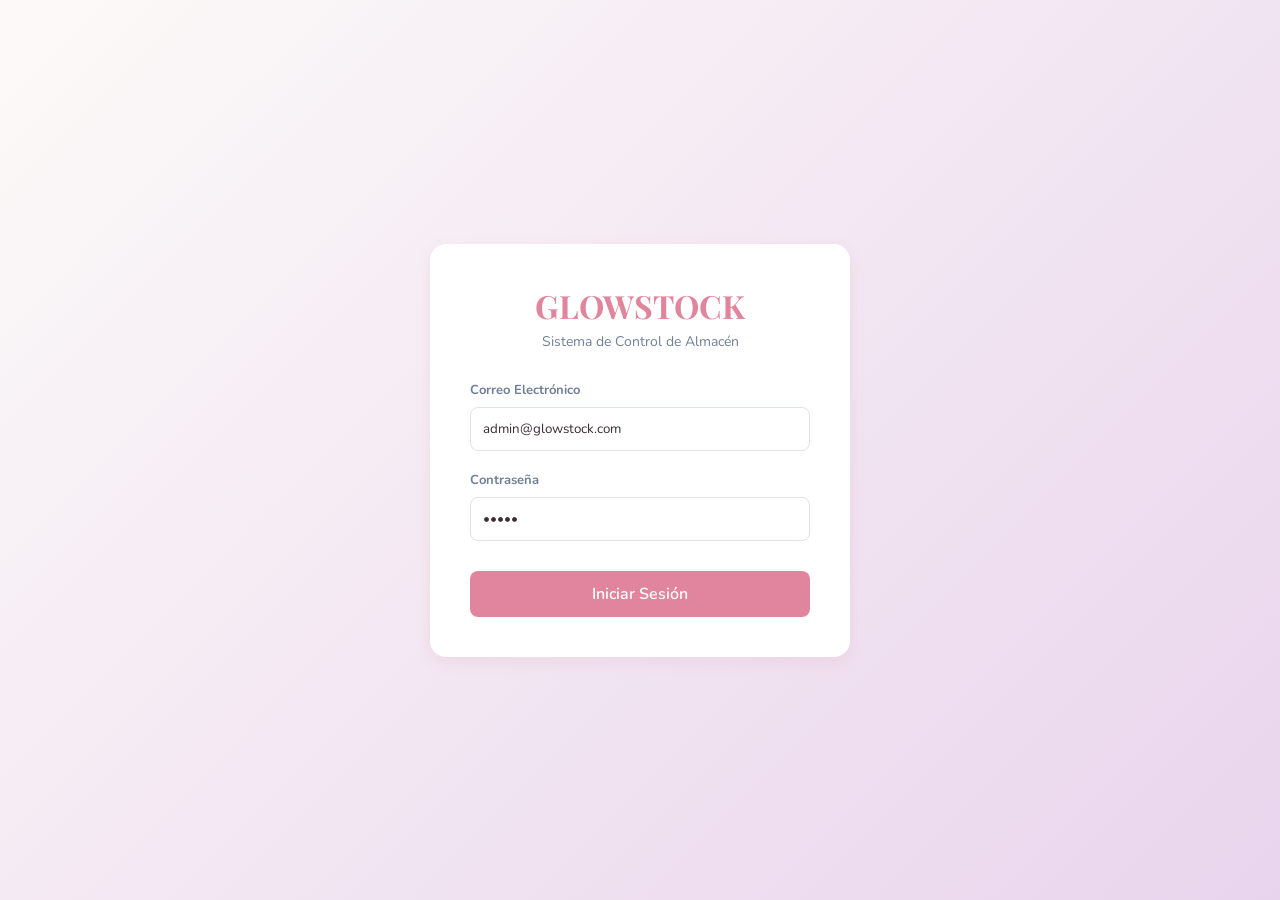
<file: index.html>
<!DOCTYPE html>
<html lang="es">
<head>
    <meta charset="UTF-8">
    <meta name="viewport" content="width=device-width, initial-scale=1.0">
    <title>Glowstock - Control de Almacén</title>
    
    <link rel="preconnect" href="https://fonts.googleapis.com">
    <link rel="preconnect" href="https://fonts.gstatic.com" crossorigin>
    <link href="https://fonts.googleapis.com/css2?family=Nunito:wght@300;400;600;700&family=Playfair+Display:ital,wght@0,400;0,600;0,700;1,400&display=swap" rel="stylesheet">
    <link rel="stylesheet" href="https://cdnjs.cloudflare.com/ajax/libs/font-awesome/6.4.0/css/all.min.css">
    <link rel="stylesheet" href="styles.css">
</head>
<body>

    <div id="login-view">
        <div class="login-card" id="card-login">
            <h1 class="font-title">GLOWSTOCK</h1>
            <p>Sistema de Control de Almacén</p>
            
            <form id="login-form">
                <div class="input-group">
                    <label>Correo Electrónico</label>
                    <input type="email" id="login-email" placeholder="admin@glowstock.com" required value="admin@glowstock.com">
                </div>
                <div class="input-group">
                    <label>Contraseña</label>
                    <input type="password" id="login-pass" placeholder="••••••••" required value="12345">
                </div>
                <button type="submit" class="btn login-btn">Iniciar Sesión</button>
            </form>
            <div class="toggle-form-text" style="display: none;">
                ¿No tienes cuenta? <span id="btn-show-register" class="text-pink">Crear una cuenta</span>
            </div>
        </div>

        <div class="login-card hidden" id="card-register">
            <h1 class="font-title">Nueva Cuenta</h1>
            <p>Únete a Glowstock</p>
            
            <form id="register-form">
                <div class="input-group">
                    <label>Nombre Completo</label>
                    <input type="text" id="reg-name" placeholder="Ej. Ana Pérez" pattern="[a-zA-ZáéíóúÁÉÍÓÚñÑ\s]+" title="Solo se permiten letras y espacios" required>
                </div>
                <div class="input-group">
                    <label>Correo Electrónico</label>
                    <input type="email" id="reg-email" placeholder="nuevo@glowstock.com" required>
                </div>
                <div class="input-group">
                    <label>Contraseña</label>
                    <input type="password" id="reg-pass" placeholder="••••••••" required>
                </div>
                <div class="input-group">
                    <label>Rol de Usuario</label>
                    <select id="reg-role" class="select-input">
                        <option value="Administrador">Administrador</option>
                        <option value="Empleado">Empleado</option>
                    </select>
                </div>
                <button type="submit" class="btn login-btn">Registrarse</button>
            </form>
            <div class="toggle-form-text" id="reg-toggle-text">
                ¿Ya tienes cuenta? <span id="btn-show-login" class="text-pink">Iniciar sesión</span>
            </div>
            <div class="toggle-form-text hidden" id="reg-back-text">
                <span id="btn-back-dashboard" class="text-pink"><i class="fa-solid fa-arrow-left"></i> Volver al panel</span>
            </div>
        </div>
    </div>

    <div id="dashboard-view" class="hidden">
        
        <aside class="sidebar" id="sidebar">
            <div class="brand">
                <h2 class="font-title">GLOWSTOCK</h2>
                <span>Control de Almacén</span>
            </div>
            <nav class="nav-menu">
                <a class="nav-item active" data-target="view-inicio"><i class="fa-solid fa-house"></i> <span>Inicio</span></a>
                <a class="nav-item" data-target="view-inventario"><i class="fa-solid fa-boxes-stacked"></i> <span>Inventario</span></a>
                <a class="nav-item" data-target="view-movimientos"><i class="fa-solid fa-right-left"></i> <span>Movimientos</span></a>
                <a class="nav-item" data-target="view-alertas"><i class="fa-solid fa-bell"></i> <span>Alertas de Stock</span></a>
                <a class="nav-item" data-target="view-cuenta"><i class="fa-solid fa-user"></i> <span>Mi Cuenta</span></a>
            </nav>
            <div class="sidebar-footer">
                <div class="logout-btn" id="btn-logout"><i class="fa-solid fa-arrow-right-from-bracket"></i> <span>Cerrar Sesión</span></div>
            </div>
        </aside>

        <div id="mobile-overlay" class="mobile-overlay hidden"></div>

        <main class="main-content">
            
            <header class="topbar">
                <div class="header-left">
                    <button class="menu-toggle" id="menu-toggle"><i class="fa-solid fa-bars"></i></button>
                    <div class="search-bar hide-on-mobile">
                        <i class="fa-solid fa-search"></i>
                        <input type="text" id="global-search" placeholder="Escanear o ingresar SKU...">
                    </div>
                </div>
                <div class="user-info">
                    <div class="user-profile">
                        <div class="user-text hide-on-mobile">
                            <span class="user-name" id="topbar-name">Carlos Daniel</span>
                            <span class="user-role" id="topbar-role">Admin</span>
                        </div>
                        <div class="avatar" id="topbar-avatar-container">
                            <span id="topbar-avatar-text">CD</span>
                            <img id="topbar-avatar-img" class="hidden" style="width:100%; height:100%; border-radius:50%; object-fit:cover;">
                        </div>
                    </div>
                </div>
            </header>

            <div class="content-area">

                <div id="view-inicio" class="section-view">
                    <div class="welcome-header">
                        <h1 class="font-title">Bienvenido</h1>
                        <p id="current-date-text">Cargando fecha...</p>
                    </div>

                    <div class="summary-cards">
                        <div class="sum-card card-main">
                            <div class="card-info"><span>Total Productos</span><h3 id="dash-total-prod">0</h3></div>
                            <div class="card-icon"><i class="fa-solid fa-cube"></i></div>
                        </div>
                        <div class="sum-card card-orange">
                            <div class="card-info"><span>Alertas Activas</span><h3 id="dash-alertas">0</h3></div>
                            <div class="card-icon"><i class="fa-solid fa-triangle-exclamation"></i></div>
                        </div>
                        <div class="sum-card card-purple">
                            <div class="card-info"><span>Pedidos Pendientes</span><h3>2</h3></div>
                            <div class="card-icon"><i class="fa-solid fa-cart-shopping"></i></div>
                        </div>
                        <div class="sum-card card-green">
                            <div class="card-info"><span>Movimientos Hoy</span><h3 id="dash-movimientos">0</h3></div>
                            <div class="card-icon"><i class="fa-solid fa-arrow-trend-up"></i></div>
                        </div>
                    </div>

                    <div class="dashboard-widgets">
                        <div class="widget">
                            <div class="widget-header">
                                <h3 class="font-title">Alertas Recientes</h3>
                                <a href="#" onclick="document.querySelector('[data-target=\'view-alertas\']').click()">Ver todas &rarr;</a>
                            </div>
                            <div class="widget-list" id="widget-alertas-inicio">
                            </div>
                        </div>

                        <div class="widget">
                            <div class="widget-header">
                                <h3 class="font-title">Pedidos Recientes</h3>
                                <a href="#" onclick="document.querySelector('[data-target=\'view-alertas\']').click()">Ver todos &rarr;</a>
                            </div>
                            <div class="widget-list">
                                <div class="list-item bg-light">
                                    <div><strong>MAC Cosmetics MX</strong><span><i class="fa-regular fa-clock"></i> 10/06/2026</span></div>
                                    <span class="text-purple">En camino</span>
                                </div>
                                <div class="list-item bg-light">
                                    <div><strong>L'Oréal Distribuidora</strong><span><i class="fa-regular fa-clock"></i> 28/05/2026</span></div>
                                    <span class="text-green">Recibido</span>
                                </div>
                            </div>
                        </div>
                    </div>
                </div>

                <div id="view-inventario" class="section-view hidden">
                    <div class="section-header align-end mobile-col">
                        <div>
                            <h1 class="font-title">Inventario</h1>
                            <p class="subtitle" id="inventario-count">Cargando productos...</p>
                        </div>
                        <button class="btn admin-only" id="btn-nuevo-producto"><i class="fa-solid fa-plus"></i> Nuevo Producto</button>
                    </div>

                    <div class="summary-cards" style="margin-bottom: 25px;">
                        <div class="sum-card card-main">
                            <div class="card-info"><span>Total Piezas Físicas</span><h3 id="inv-total-piezas">0</h3></div>
                            <div class="card-icon"><i class="fa-solid fa-boxes-stacked"></i></div>
                        </div>
                        <div class="sum-card card-orange">
                            <div class="card-info"><span>Stock Bajo / Vencido</span><h3 id="inv-alertas-kpi">0</h3></div>
                            <div class="card-icon"><i class="fa-solid fa-triangle-exclamation"></i></div>
                        </div>
                        <div class="sum-card card-green admin-only" id="card-valor-inv">
                            <div class="card-info" style="width: 100%;">
                                <span>Valor Total Inventario</span>
                                <h3 id="inv-valor-total" style="font-size: 26px; word-break: break-all; margin-right: 10px;">$0.00</h3>
                            </div>
                            <div class="card-icon"><i class="fa-solid fa-sack-dollar"></i></div>
                        </div>
                    </div>

                    <div class="table-controls mobile-col">
                        <div class="table-search">
                            <i class="fa-solid fa-search"></i>
                            <input type="text" id="search-inventario" placeholder="Buscar por nombre o SKU...">
                        </div>
                        <div class="table-filters mobile-col">
                            <select id="filter-categoria">
                                <option value="Todas">Todas las categorías</option>
                            </select>
                        </div>
                    </div>

                    <div class="table-container">
                        <table class="data-table">
                            <thead>
                                <tr>
                                    <th>Producto / SKU</th><th>Marca</th><th>Categoría</th><th>Caducidad</th><th id="th-costo" class="admin-only">Costo Unit.</th><th>Stock</th><th>Estado</th><th>Acciones</th>
                                </tr>
                            </thead>
                            <tbody id="tbody-inventario"></tbody>
                        </table>
                    </div>
                </div>

                <div id="view-movimientos" class="section-view hidden">
                    <div class="section-header align-end mobile-col">
                        <div>
                            <h1 class="font-title">Movimientos de Stock</h1>
                            <p class="subtitle">Registro de entradas, salidas y ajustes.</p>
                        </div>
                        <button class="btn" id="btn-registrar-mov"><i class="fa-solid fa-plus"></i> Registrar Movimiento</button>
                    </div>

                    <div class="movimientos-stats mobile-col">
                        <div class="mov-stat-card"><span>Total Entradas</span><h3 class="text-green"><span id="stat-entradas">0</span> <i class="fa-solid fa-arrow-trend-up"></i></h3></div>
                        <div class="mov-stat-card"><span>Total Salidas</span><h3 class="text-red"><span id="stat-salidas">0</span> <i class="fa-solid fa-arrow-trend-down"></i></h3></div>
                    </div>

                    <div class="table-controls mobile-col" style="border-radius: 12px; margin-bottom: 20px;">
                        <div class="table-search" style="background: white; border: 1px solid var(--border-color);">
                            <i class="fa-solid fa-search"></i>
                            <input type="text" id="search-movimientos" placeholder="Buscar por producto o empleado...">
                        </div>
                    </div>

                    <div class="table-container" style="border-radius: 12px;">
                        <table class="data-table">
                            <thead><tr><th>Tipo</th><th>Producto</th><th>Cantidad</th><th>Fecha</th><th>Usuario</th></tr></thead>
                            <tbody id="tbody-movimientos"></tbody>
                        </table>
                    </div>
                </div>

                <div id="view-alertas" class="section-view hidden">
                    <div class="section-header">
                        <h1 class="font-title">Centro de Alertas</h1>
                    </div>
                    
                    <div class="alert-stats mobile-col">
                        <div class="stat-card">
                            <div class="stat-icon stat-danger"><i class="fa-solid fa-circle-exclamation"></i></div>
                            <div class="stat-info"><h3 class="font-title" id="alert-agotados">0</h3><p>Agotados o Vencidos</p></div>
                        </div>
                        <div class="stat-card">
                            <div class="stat-icon stat-warning"><i class="fa-solid fa-triangle-exclamation"></i></div>
                            <div class="stat-info"><h3 class="font-title" id="alert-bajos">0</h3><p>Stock bajo o Próx. a vencer</p></div>
                        </div>
                    </div>

                    <div class="dashboard-widgets" style="margin-bottom: 30px;">
                        <div class="widget">
                            <div class="widget-header"><h3 class="font-title">Notificaciones de Stock y Caducidad</h3></div>
                            <div class="widget-list" id="widget-alertas-centro"></div>
                        </div>
                        <div class="widget">
                            <div class="widget-header"><h3 class="font-title">Pedidos Pendientes</h3></div>
                            <div class="widget-list">
                                <div class="list-item bg-light"><div><strong>MAC Cosmetics MX</strong><span><i class="fa-regular fa-clock"></i> 10/06/2026</span></div><span class="text-purple">En camino</span></div>
                                <div class="list-item bg-light"><div><strong>L'Oréal Distribuidora</strong><span><i class="fa-regular fa-clock"></i> 28/05/2026</span></div><span class="text-green">Recibido</span></div>
                            </div>
                        </div>
                    </div>
                </div>

                <div id="view-cuenta" class="section-view hidden">
                    <div class="perfil-layout">
                        <div class="perfil-info-col">
                            <h2 class="font-title" style="margin-bottom: 30px;">Perfil de Usuario</h2>
                            <div class="user-header-info">
                                <input type="file" id="avatar-upload" accept="image/*" hidden>
                                <div class="avatar-perfil-placeholder" id="perfil-avatar-btn" title="Clic para cambiar foto">
                                    <span id="perfil-avatar-text">CD</span>
                                    <img id="perfil-avatar-img" class="hidden" style="width:100%; height:100%; border-radius:50%; object-fit:cover;">
                                </div>
                                <div class="user-details-text">
                                    <div style="display: flex; align-items: center;">
                                        <h3 class="font-title" id="cuenta-name" style="margin:0;">Carlos Daniel</h3>
                                        <i class="fa-solid fa-pen text-pink" id="btn-edit-profile" title="Editar perfil" style="font-size: 14px; margin-left: 10px;"></i>
                                    </div>
                                    <p class="email-text" id="cuenta-email">admin@glowstock.com</p>
                                    <p class="role-text" id="cuenta-role">Administrador</p>
                                </div>
                            </div>

                            <div class="perfil-stats-grid">
                                <div class="p-stat-box admin-only" onclick="document.querySelector('[data-target=\'view-inventario\']').click()">Productos<br>registrados</div>
                                <div class="p-stat-box admin-only" onclick="abrirModalCategorias()">Categorías / Marcas<br>Activas</div>
                                <div class="p-stat-box admin-only" onclick="abrirModalUsuarios()">Agregar, editar y<br>eliminar usuarios</div>
                            </div>
                            
                            <div class="empleado-only" style="margin-top: 20px;">
                                <strong style="display: block; margin-bottom: 10px; color: var(--text-dark); font-family: 'Playfair Display', serif; font-size: 18px;">Historial de Turno Activo</strong>
                                <div id="lista-historial-turno" style="background: var(--bg-color); border: 1px solid var(--border-color); border-radius: 8px; padding: 15px; max-height: 250px; overflow-y: auto;">
                                </div>
                            </div>
                        </div>

                        <div class="perfil-settings-col">
                            <h2 class="font-title" style="margin-bottom: 30px;">Settings</h2>
                            
                            <div class="setting-row" style="border-bottom: 1px solid var(--border-color);">
                                <div class="setting-text"><p>Activar <strong>Modo Oscuro</strong> en la interfaz.</p></div>
                                <label class="switch"><input type="checkbox" id="toggle-dark-mode"><span class="slider round"></span></label>
                            </div>

                            <div id="settings-admin" class="hidden">
                                <div class="setting-row">
                                    <div class="setting-text"><p>Bloquear registro de <strong>Entradas</strong> para Empleados.</p></div>
                                    <label class="switch"><input type="checkbox" id="block-entradas"><span class="slider round"></span></label>
                                </div>
                                <div class="setting-row" style="border-bottom: none;">
                                    <div class="setting-text"><p>Bloquear registro de <strong>Salidas / Mermas</strong> para Empleados.</p></div>
                                    <label class="switch"><input type="checkbox" id="block-salidas"><span class="slider round"></span></label>
                                </div>
                            </div>

                            <div id="settings-empleado" class="hidden">
                                <div class="setting-row" style="border-bottom: none;">
                                    <div class="setting-text"><p>Las configuraciones de logística son administradas por el supervisor de turno.</p></div>
                                </div>
                            </div>
                        </div>
                    </div>
                </div>

            </div>
        </main>
    </div>

    <div id="modal-producto" class="modal-overlay hidden">
        <div class="modal-content">
            <div class="modal-header">
                <h2 class="font-title" id="modal-prod-title">Nuevo Producto</h2>
                <button class="btn-close" onclick="document.getElementById('modal-producto').classList.add('hidden')"><i class="fa-solid fa-xmark"></i></button>
            </div>
            <form id="form-producto">
                <input type="hidden" id="prod-id">
                <div class="form-grid mobile-col">
                    <div class="input-group">
                        <label>SKU / Código</label>
                        <input type="text" id="prod-sku" pattern="[0-9]+" title="Solo se permiten números" required placeholder="Escriba SKU existente para autocompletar">
                    </div>
                    <div class="input-group">
                        <label>Nombre del Producto</label>
                        <input type="text" id="prod-nombre" pattern="[a-zA-ZáéíóúÁÉÍÓÚñÑ\s]+" title="Solo se permiten letras y espacios" required>
                    </div>
                    <div class="input-group">
                        <label>Marca</label>
                        <select id="prod-marca" class="select-input" required></select>
                    </div>
                    <div class="input-group">
                        <label>Categoría</label>
                        <select id="prod-categoria" class="select-input" required></select>
                    </div>
                    <div class="input-group">
                        <label>Fecha de Caducidad</label>
                        <input type="date" id="prod-caducidad" required>
                    </div>
                    <div class="input-group">
                        <label>Precio Max. $5000</label>
                        <input type="number" step="0.01" id="prod-precio" max="5000" required>
                    </div>
                    <div class="input-group">
                        <label>Stock Inicial (Máx 5000)</label>
                        <input type="number" id="prod-stock" min="1" max="5000" required>
                    </div>
                    <div class="input-group">
                        <label>Stock Mínimo</label>
                        <input type="number" id="prod-min" min="1" required>
                    </div>
                </div>
                <div class="modal-footer" style="margin-top: 20px;"><button type="submit" class="btn" style="width: 100%;">Guardar Producto</button></div>
            </form>
        </div>
    </div>

    <div id="modal-movimiento" class="modal-overlay hidden">
        <div class="modal-content">
            <div class="modal-header">
                <h2 class="font-title">Registro de Movimiento</h2>
                <button class="btn-close" onclick="document.getElementById('modal-movimiento').classList.add('hidden')"><i class="fa-solid fa-xmark"></i></button>
            </div>
            <form id="form-movimiento">
                <div class="modal-body mobile-col">
                    <div class="form-fields-modal">
                        <div class="field-row"><strong>Tipo</strong><select id="mov-tipo" class="mock-input" required style="border:none; cursor:pointer;"><option value="Entrada">Entrada (+)</option><option value="Salida">Salida (-)</option></select></div>
                        <div class="field-row"><strong>Producto</strong><select id="mov-producto" class="mock-input" required style="border:none; cursor:pointer; max-width: 200px;"></select></div>
                        <div class="field-row"><strong>Cantidad</strong><input type="number" id="mov-cantidad" class="mock-input" style="border:none; text-align:right; width:80px;" required min="1"></div>
                        <div class="field-row" id="row-caducidad-mov"><strong>Caducidad (Lote nuevo)</strong><input type="date" id="mov-caducidad" class="mock-input" style="border:none;"></div>
                    </div>
                </div>
                <div class="modal-footer"><button type="submit" class="btn" style="width: 100%;">Registrar</button></div>
            </form>
        </div>
    </div>

    <div id="modal-editar-perfil" class="modal-overlay hidden">
        <div class="modal-content" style="max-width: 450px;">
            <div class="modal-header">
                <h2 class="font-title">Editar Perfil</h2>
                <button class="btn-close" onclick="document.getElementById('modal-editar-perfil').classList.add('hidden')"><i class="fa-solid fa-xmark"></i></button>
            </div>
            <form id="form-editar-perfil">
                <div class="input-group">
                    <label>Nombre Completo</label>
                    <input type="text" id="edit-perfil-name" pattern="[a-zA-ZáéíóúÁÉÍÓÚñÑ\s]+" title="Solo se permiten letras y espacios" required>
                </div>
                <div class="input-group">
                    <label>Correo Electrónico</label>
                    <input type="email" id="edit-perfil-email" required>
                </div>
                <div class="input-group">
                    <label>Nueva Contraseña (opcional)</label>
                    <input type="password" id="edit-perfil-pass" placeholder="Dejar en blanco para no cambiar">
                </div>
                <div class="modal-footer" style="margin-top:20px;">
                    <button type="submit" class="btn" style="width: 100%;">Guardar Cambios</button>
                </div>
            </form>
        </div>
    </div>

    <div id="modal-usuarios" class="modal-overlay hidden">
        <div class="modal-content">
            <div class="modal-header">
                <h2 class="font-title">Gestión de Usuarios</h2>
                <button class="btn-close" onclick="document.getElementById('modal-usuarios').classList.add('hidden')"><i class="fa-solid fa-xmark"></i></button>
            </div>
            <div class="table-container" style="max-height: 300px; overflow-y:auto; margin-bottom: 20px;">
                <table class="data-table">
                    <thead><tr><th>Nombre</th><th>Email</th><th>Rol</th><th>Acciones</th></tr></thead>
                    <tbody id="tbody-usuarios"></tbody>
                </table>
            </div>
            <button class="btn" style="width:100%;" onclick="abrirRegistroDesdeAdmin()">+ Nuevo Usuario</button>
        </div>
    </div>

    <div id="modal-categorias" class="modal-overlay hidden">
        <div class="modal-content">
            <div class="modal-header">
                <h2 class="font-title">Gestión de Categorías y Marcas</h2>
                <button class="btn-close" onclick="document.getElementById('modal-categorias').classList.add('hidden')"><i class="fa-solid fa-xmark"></i></button>
            </div>
            <form id="form-add-marca" style="margin-bottom: 15px; display:flex; gap:10px;">
                <input type="text" id="nueva-marca" class="select-input" placeholder="Añadir Nueva Marca..." required>
                <button type="submit" class="btn">Añadir</button>
            </form>
            <form id="form-add-cat" style="display:flex; gap:10px;">
                <input type="text" id="nueva-cat" class="select-input" placeholder="Añadir Nueva Categoría..." required>
                <button type="submit" class="btn">Añadir</button>
            </form>
        </div>
    </div>

    <script src="script.js"></script>
</body>
</html>
</file>
<file: styles.css>
:root {
    --primary: #E0859D;      
    --secondary: #E9D4ED;    
    --accent: #F6EEF0;       
    --bg-color: #FCFAF8;     
    --text-dark: #3B2B33;    
    --text-muted: #718096;
    --border-color: #e8dee3;
    --sidebar-width: 260px;
    
    --success-bg: #e6ffed; --success-text: #22863a;
    --warning-bg: #fff8c5; --warning-text: #b08800;
    --danger-bg: #ffeef0;  --danger-text: #cb2431;
    --orange-bg: #fff1e5;  --orange-text: #d97706;
    
    --shadow-sm: 0 2px 4px rgba(59, 43, 51, 0.05);
    --shadow-md: 0 5px 15px rgba(224, 133, 157, 0.15);
}

* { margin: 0; padding: 0; box-sizing: border-box; font-family: 'Nunito', sans-serif;}

body { background-color: var(--bg-color); color: var(--text-dark); height: 100vh; overflow: hidden; }

.font-title { font-family: 'Playfair Display', serif; }
.hidden { display: none !important; }

.btn { background-color: var(--primary); color: #fff; border: none; padding: 12px 20px; border-radius: 8px; cursor: pointer; font-weight: 600; font-size: 14px; transition: 0.3s; }
.btn:hover { background-color: #c97288; box-shadow: var(--shadow-sm); }
.text-pink { color: var(--primary); cursor: pointer; font-weight: 700; transition: 0.2s;}
.text-pink:hover { text-decoration: underline; transform: scale(1.05);}

.input-group { margin-bottom: 20px; text-align: left; }
.input-group label { display: block; font-size: 13px; font-weight: 700; color: var(--text-muted); margin-bottom: 8px; }
.input-group input, .select-input { width: 100%; padding: 12px; border: 1px solid var(--border-color); border-radius: 8px; outline: none; transition: 0.2s; background: #fff; color: var(--text-dark); font-family: 'Nunito';}
.input-group input:focus, .select-input:focus { border-color: var(--primary); box-shadow: 0 0 0 3px var(--accent); }

#login-view { height: 100vh; display: flex; align-items: center; justify-content: center; background: linear-gradient(135deg, var(--bg-color) 0%, var(--secondary) 100%); padding: 20px; }
.login-card { background: #fff; padding: 40px; border-radius: 16px; box-shadow: var(--shadow-md); width: 100%; max-width: 420px; text-align: center; }
.login-card h1 { color: var(--primary); margin-bottom: 5px; font-size: 32px;}
.login-card p { color: var(--text-muted); margin-bottom: 30px; font-size: 14px; }
.login-btn { width: 100%; font-size: 16px; margin-top: 10px; }
.toggle-form-text { margin-top: 25px; font-size: 14px; color: var(--text-muted); }

#dashboard-view { display: flex; height: 100vh; position: relative; width: 100%; }

.sidebar { width: var(--sidebar-width); background-color: #fff; border-right: 1px solid var(--border-color); display: flex; flex-direction: column; padding: 24px 0; transition: all 0.3s ease; z-index: 1000; overflow: hidden; }
.sidebar.collapsed { width: 0; padding: 0; border: none; }
.brand { padding: 0 24px 30px; }
.brand h2 { color: var(--primary); font-size: 26px; }
.brand span { font-size: 12px; color: var(--text-muted); text-transform: uppercase; letter-spacing: 1px; font-weight: 700;}
.nav-menu { flex: 1; display: flex; flex-direction: column; gap: 8px; padding: 0 16px; min-width: 260px; }
.nav-item { display: flex; align-items: center; padding: 12px 20px; color: var(--text-muted); border-radius: 10px; font-weight: 600; transition: 0.2s; cursor: pointer; white-space: nowrap; }
.nav-item i { width: 24px; font-size: 18px; margin-right: 10px;}
.nav-item:hover, .nav-item.active { background-color: var(--accent); color: var(--primary); }
.sidebar-footer { padding: 20px 24px; border-top: 1px solid var(--border-color); min-width: 260px; }
.logout-btn { display: flex; align-items: center; color: var(--text-muted); cursor: pointer; transition: 0.2s; white-space: nowrap; font-weight: 600;}
.logout-btn i { margin-right: 10px; }
.logout-btn:hover { color: var(--danger-text); }

.main-content { flex: 1; display: flex; flex-direction: column; overflow-y: auto; width: 100%; }
.topbar { min-height: 70px; background-color: #fff; display: flex; align-items: center; justify-content: space-between; padding: 0 30px; border-bottom: 1px solid var(--border-color); position: sticky; top: 0; z-index: 10; }
.header-left { display: flex; align-items: center; gap: 20px; }
.menu-toggle { display: block; background: none; border: none; font-size: 24px; color: var(--text-dark); cursor: pointer; transition: 0.2s;}
.menu-toggle:hover { color: var(--primary); }
.search-bar { display: flex; align-items: center; background: var(--bg-color); padding: 10px 16px; border-radius: 20px; width: 350px; border: 1px solid var(--border-color); }
.search-bar i { color: var(--text-muted); margin-right: 10px; }
.search-bar input { border: none; background: transparent; outline: none; width: 100%; font-size: 14px; color: var(--text-dark);}

.user-info { display: flex; align-items: center; gap: 20px; }
.user-profile { display: flex; align-items: center; gap: 10px; }
.user-text { text-align: right; display: flex; flex-direction: column; }
.user-name { font-size: 14px; font-weight: 700; color: var(--text-dark);}
.user-role { font-size: 12px; color: var(--text-muted); font-weight: 600;}
.avatar { width: 38px; height: 38px; background-color: var(--secondary); color: var(--primary); border-radius: 50%; display: flex; align-items: center; justify-content: center; font-weight: bold; overflow: hidden;}

.content-area { padding: 30px; max-width: 1400px; margin: 0 auto; width: 100%;}
.section-header h1 { font-size: 32px; color: var(--text-dark); margin-bottom: 5px; }
.subtitle { color: var(--text-muted); font-size: 14px; font-weight: 600;}
.align-end { display: flex; justify-content: space-between; align-items: flex-end; margin-bottom: 25px; }

.summary-cards { display: grid; grid-template-columns: repeat(auto-fit, minmax(220px, 1fr)); gap: 20px; margin-bottom: 30px; }
.sum-card { padding: 25px; border-radius: 16px; color: #fff; display: flex; justify-content: space-between; align-items: center; box-shadow: var(--shadow-sm); }
.sum-card .card-info span { font-size: 13px; font-weight: 600;}
.sum-card .card-info h3 { font-size: 32px; margin-top: 5px; font-family: 'Playfair Display', serif;}
.sum-card .card-icon { font-size: 28px; background: rgba(255,255,255,0.25); width: 50px; height: 50px; border-radius: 12px; display: flex; align-items: center; justify-content: center; }
.card-main { background: var(--primary); }
.card-orange { background: #Eda87c; }
.card-purple { background: #b091b5; }
.card-green { background: #88b093; }

.dashboard-widgets { display: grid; grid-template-columns: repeat(auto-fit, minmax(300px, 1fr)); gap: 30px; }
.widget { background: #fff; border-radius: 16px; padding: 25px; box-shadow: var(--shadow-sm); border: 1px solid var(--accent); }
.widget-header { display: flex; justify-content: space-between; align-items: center; margin-bottom: 20px; }
.widget-header h3 { font-size: 20px; color: var(--text-dark); }
.widget-header a { color: var(--primary); text-decoration: none; font-size: 13px; font-weight: 700; }
.widget-list { display: flex; flex-direction: column; gap: 12px; }
.list-item { display: flex; align-items: center; padding: 15px; border-radius: 10px; font-size: 14px; justify-content: space-between;}
.list-item div { display: flex; flex-direction: column; gap: 4px; }
.list-item i { margin-right: 15px; font-size: 18px; }
.list-item strong { color: var(--text-dark); font-weight: 700; }
.item-orange { background-color: #fff6ed; border: 1px solid #ffe6cc; color: #d97706; }
.item-red { background-color: #fdf3f4; border: 1px solid #f9e2e5; color: #cb2431; }
.bg-light { background-color: var(--bg-color); border: 1px solid var(--border-color); }
.text-green { color: var(--success-text) !important; font-weight: 700;}
.text-red { color: var(--danger-text) !important; font-weight: 700;}
.text-purple { color: #8e62d4 !important; font-weight: 700;}

.table-controls { display: flex; justify-content: space-between; background: #fff; padding: 15px 20px; border-radius: 12px 12px 0 0; margin-top: 20px; border-bottom: 1px solid var(--border-color); box-shadow: var(--shadow-sm); }
.table-search { display: flex; align-items: center; background: var(--bg-color); padding: 10px 16px; border-radius: 8px; width: 350px; border: 1px solid var(--border-color);}
.table-search input { border: none; background: transparent; outline: none; width: 100%; margin-left: 10px; font-size: 14px; color: var(--text-dark);}
.table-filters select { padding: 10px 15px; border: 1px solid var(--border-color); border-radius: 8px; color: var(--text-dark); outline: none; background: var(--bg-color); cursor: pointer; font-family: 'Nunito'; font-weight: 600;}
.table-container { background: #fff; border-radius: 0 0 12px 12px; padding: 0 20px 20px; box-shadow: var(--shadow-sm); overflow-x: auto; margin-bottom: 30px;}
.data-table { width: 100%; border-collapse: collapse; text-align: left; min-width: 800px; }
.data-table th { padding: 15px 10px; color: var(--text-muted); font-size: 13px; font-weight: 700; border-bottom: 1px solid var(--border-color); }
.data-table td { padding: 15px 10px; border-bottom: 1px solid var(--border-color); font-size: 14px; vertical-align: middle; }
.data-table td strong { color: var(--text-dark); display: block; margin-bottom: 4px; font-weight: 700;}
.data-table td span { font-size: 12px; color: var(--text-muted); font-weight: 600;}

.badge { padding: 6px 12px; border-radius: 6px; font-size: 12px; font-weight: 700; display: inline-block; }
.cat-badge { background: var(--accent); color: var(--primary); }
.status-ok { background: var(--success-bg); color: var(--success-text); }
.status-warn { background: var(--warning-bg); color: var(--warning-text); }
.status-out { background: var(--danger-bg); color: var(--danger-text); }

.actions i { font-size: 16px; opacity: 0.8; transition: 0.2s; cursor: pointer; padding: 5px;}
.actions i:hover { opacity: 1; transform: scale(1.1); }
.actions .fa-pen { color: var(--primary); }
.actions .fa-trash-can { color: var(--danger-text); margin-left: 10px; }
.actions .fa-lock { color: var(--text-muted); cursor: not-allowed; }

.movimientos-stats { display: flex; gap: 20px; margin-bottom: 20px; }
.mov-stat-card { background: #fff; padding: 20px; border-radius: 12px; flex: 1; box-shadow: var(--shadow-sm); border: 1px solid var(--accent); }
.mov-stat-card span { font-size: 13px; color: var(--text-muted); display: block; margin-bottom: 10px; font-weight: 700;}
.mov-stat-card h3 { font-size: 26px; font-family: 'Playfair Display', serif; display: flex; justify-content: space-between; align-items: center; }
.alert-stats { display: flex; gap: 20px; margin-bottom: 30px;}
.stat-card { background: #fff; padding: 25px; border-radius: 12px; flex: 1; display: flex; gap: 20px; align-items: center; box-shadow: var(--shadow-sm); border: 1px solid var(--accent); }
.stat-icon { width: 50px; height: 50px; border-radius: 10px; display: flex; justify-content: center; align-items: center; font-size: 20px; }
.stat-danger { background: var(--danger-bg); color: var(--danger-text); }
.stat-warning { background: var(--warning-bg); color: var(--warning-text); }
.stat-info h3 { font-size: 28px; color: var(--text-dark); margin-bottom: 2px;}
.alert-list { background: #fff; padding: 25px; border-radius: 12px; box-shadow: var(--shadow-sm); border: 1px solid var(--accent); }
.alert-list-title { font-size: 22px; margin-bottom: 20px; color: var(--text-dark); }
.alert-item { display: flex; align-items: center; justify-content: space-between; padding: 18px 0; border-bottom: 1px solid var(--border-color); }
.alert-item:last-child { border-bottom: none; padding-bottom: 0; }

.perfil-layout { display: flex; gap: 40px; margin-top: 10px;}
.perfil-info-col, .perfil-settings-col { flex: 1; }
.user-header-info { display: flex; align-items: center; gap: 20px; margin-bottom: 40px; }
.avatar-perfil-placeholder { width: 100px; height: 100px; border-radius: 50%; background: var(--secondary); color: var(--primary); font-size: 32px; font-weight: bold; display: flex; justify-content: center; align-items: center; box-shadow: var(--shadow-sm); cursor: pointer; overflow: hidden; position: relative;}
.avatar-perfil-placeholder:hover::after { content: 'Cambiar'; position: absolute; bottom: 0; background: rgba(0,0,0,0.5); color: #fff; width: 100%; text-align: center; font-size: 12px; padding: 4px 0; }
.user-details-text h3 { font-size: 24px; color: var(--text-dark); margin-bottom: 5px; }
.email-text { font-size: 15px; color: var(--text-dark); margin-bottom: 5px; font-weight: 600;}
.role-text { font-size: 14px; font-weight: 700; color: var(--primary); background: var(--accent); display: inline-block; padding: 4px 10px; border-radius: 6px;}

.perfil-stats-grid { display: grid; grid-template-columns: 1fr 1fr; gap: 15px; }
.p-stat-box { background: #fff; padding: 25px 15px; border-radius: 12px; text-align: center; font-size: 14px; color: var(--text-dark); font-weight: 700; box-shadow: var(--shadow-sm); border: 1px solid var(--accent); cursor: pointer; transition: 0.2s;}
.p-stat-box:hover { transform: translateY(-3px); box-shadow: var(--shadow-md); border-color: var(--primary);}

.setting-row { display: flex; justify-content: space-between; align-items: center; padding: 20px 0; border-bottom: 1px solid var(--border-color); }
.setting-text p { font-size: 14px; color: var(--text-muted); line-height: 1.5; margin-right: 20px; font-weight: 600; transition: opacity 0.3s;}
.switch { position: relative; display: inline-block; width: 44px; height: 24px; flex-shrink: 0;}
.switch input { opacity: 0; width: 0; height: 0; }
.slider { position: absolute; cursor: pointer; top: 0; left: 0; right: 0; bottom: 0; background-color: #cbd5e1; transition: .4s; }
.slider:before { position: absolute; content: ""; height: 18px; width: 18px; left: 3px; bottom: 3px; background-color: white; transition: .4s; }
input:checked + .slider { background-color: var(--primary); }
input:checked + .slider:before { transform: translateX(20px); }
.slider.round { border-radius: 34px; }
.slider.round:before { border-radius: 50%; }

.modal-overlay { position: fixed; top: 0; left: 0; width: 100%; height: 100%; background: rgba(59, 43, 51, 0.6); display: flex; justify-content: center; align-items: center; z-index: 2000; padding: 20px;}
.modal-content { background: #fff; width: 100%; max-width: 600px; border-radius: 16px; padding: 30px; box-shadow: 0 10px 25px rgba(0,0,0,0.2); max-height: 90vh; overflow-y: auto;}
.modal-header { display: flex; justify-content: space-between; align-items: center; margin-bottom: 25px; }
.modal-header h2 { font-size: 26px; }
.btn-close { background: none; border: none; font-size: 24px; color: var(--text-muted); cursor: pointer; }
.btn-close:hover { color: var(--danger-text); }
.form-grid { display: grid; grid-template-columns: 1fr 1fr; gap: 15px; }
.form-fields-modal { border: 1px solid var(--border-color); border-radius: 8px; background: var(--bg-color); }
.field-row { display: flex; justify-content: space-between; align-items: center; padding: 15px; border-bottom: 1px solid var(--border-color); }
.field-row:last-child { border-bottom: none; }
.mock-input { font-size: 14px; font-weight: 600; color: var(--text-dark); background: #fff; padding: 8px 12px; border-radius: 8px; border: 1px solid var(--border-color); font-family: 'Nunito';}

@media (max-width: 768px) {
    .hide-on-mobile { display: none !important; }
    .topbar { padding: 0 20px; }
    .sidebar { position: fixed; left: -100%; top: 0; height: 100vh; box-shadow: var(--shadow-md); width: 260px; padding: 24px 0; }
    .sidebar.active { left: 0; }
    .sidebar.collapsed { width: 260px; padding: 24px 0; }
    .mobile-overlay.active { display: block; position: fixed; top: 0; left: 0; width: 100vw; height: 100vh; background: rgba(0,0,0,0.5); z-index: 999; }
    
    .mobile-col { flex-direction: column; align-items: stretch !important; gap: 15px; }
    .align-end { align-items: flex-start; }
    .summary-cards, .dashboard-widgets, .movimientos-stats, .alert-stats { grid-template-columns: 1fr; display: flex; flex-direction: column; }
    .perfil-layout { flex-direction: column; }
    .table-controls { padding: 15px; }
    .table-search { width: 100%; }
    .form-grid { grid-template-columns: 1fr; }
    .modal-content { padding: 20px; }
    .content-area { padding: 15px; }
}

body.role-empleado .admin-only {
    display: none !important;
}
body:not(.role-empleado) .empleado-only {
    display: none !important;
}

body.dark-mode {
    --bg-color: #1a1a24;
    --text-dark: #f0f0f5;
    --text-muted: #a0aec0;
    --border-color: #2d3748;
    --secondary: #2d3748;
    --accent: #2d3748;
}

body.dark-mode .sidebar, 
body.dark-mode .topbar, 
body.dark-mode .widget, 
body.dark-mode .sum-card:not(.card-main):not(.card-orange):not(.card-purple):not(.card-green),
body.dark-mode .table-controls, 
body.dark-mode .table-container, 
body.dark-mode .data-table,
body.dark-mode .mov-stat-card, 
body.dark-mode .stat-card, 
body.dark-mode .p-stat-box,
body.dark-mode .login-card, 
body.dark-mode .modal-content, 
body.dark-mode .mock-input,
body.dark-mode input, 
body.dark-mode select,
body.dark-mode .table-search {
    background-color: #232331 !important;
    color: #f0f0f5 !important;
    border-color: #3f4455;
}

body.dark-mode .data-table th, 
body.dark-mode .data-table td { 
    border-bottom-color: #3f4455; 
}

body.dark-mode .list-item.bg-light { 
    background-color: #2d3748; 
    border-color: #3f4455; 
}

/* NUEVO: Corrección de las alertas naranja y roja para el modo oscuro */
body.dark-mode .item-orange {
    background-color: rgba(217, 119, 6, 0.15) !important;
    border-color: rgba(217, 119, 6, 0.3) !important;
}

body.dark-mode .item-red {
    background-color: rgba(203, 36, 49, 0.15) !important;
    border-color: rgba(203, 36, 49, 0.3) !important;
}

/* Asegurar que el input de búsqueda sea transparente y no bloquee el color del contenedor */
body.dark-mode .table-search input {
    background-color: transparent !important;
    color: #f0f0f5 !important;
}
</file>
